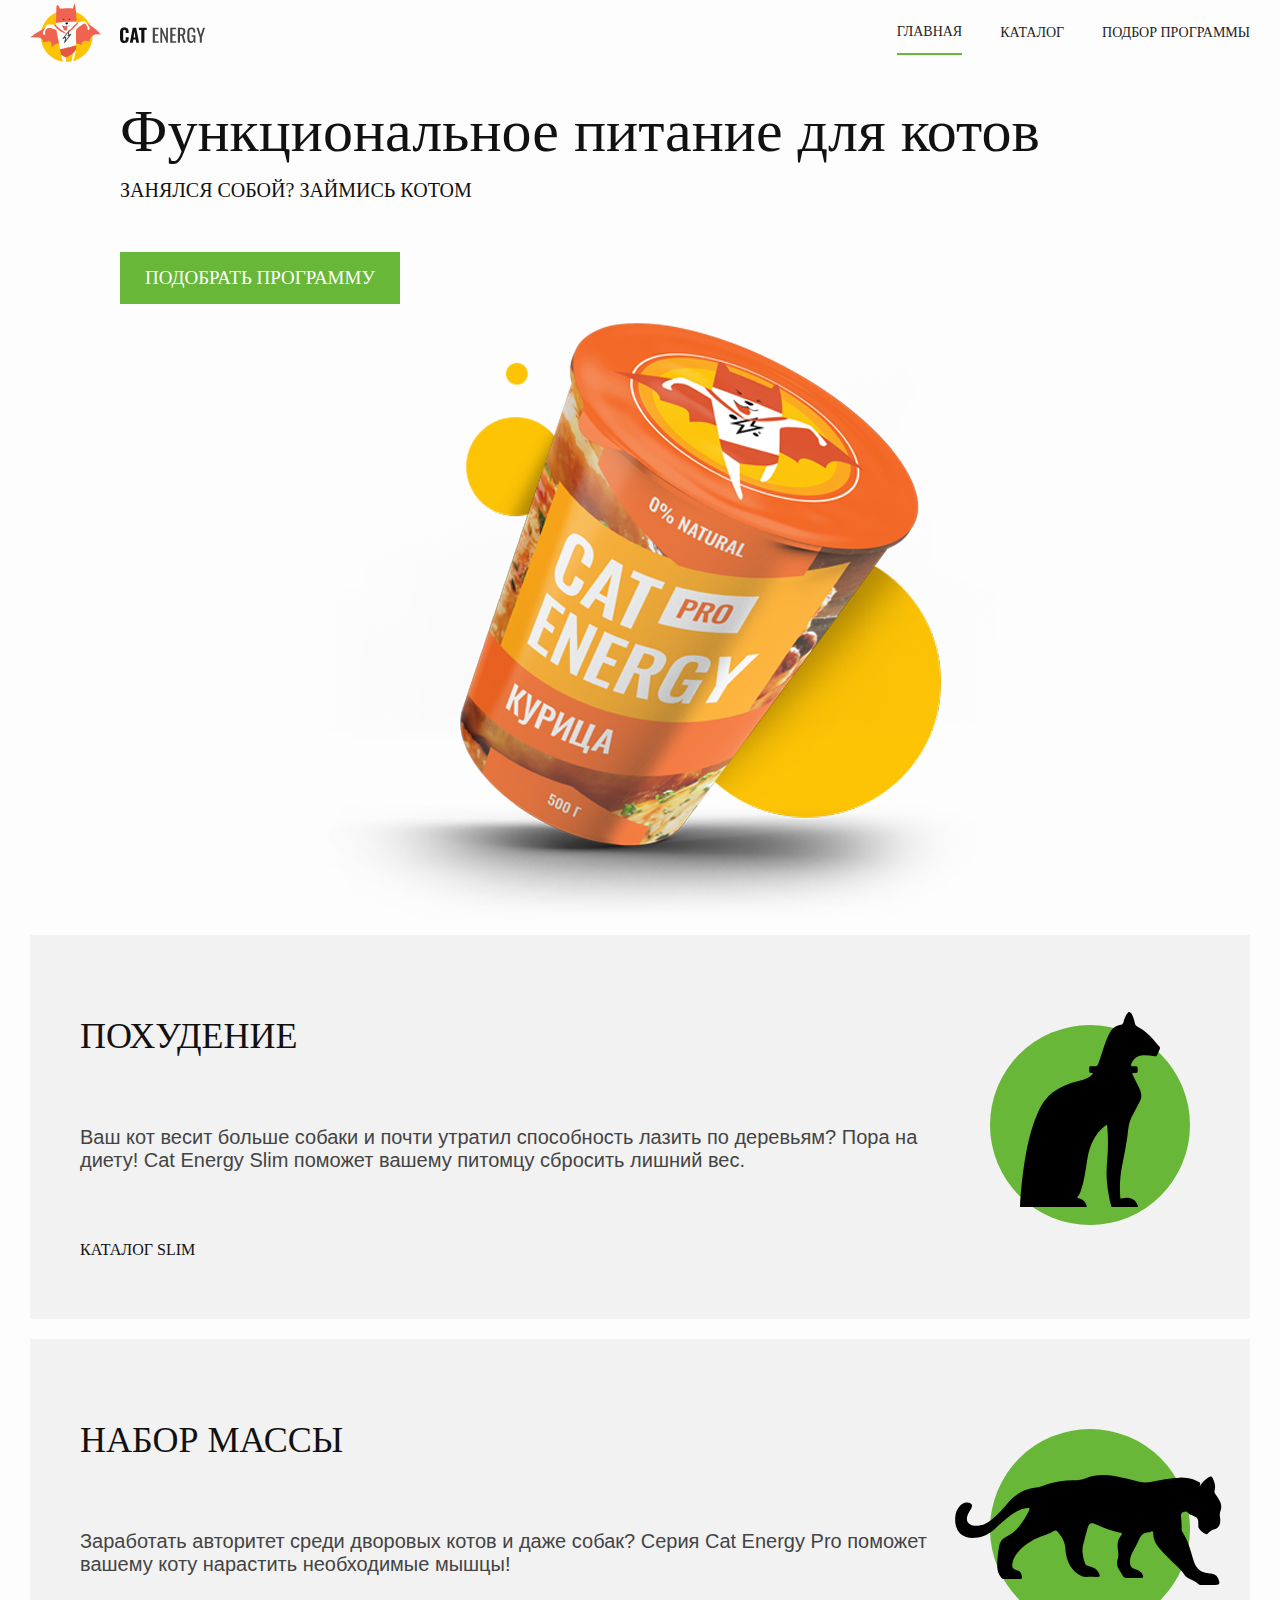
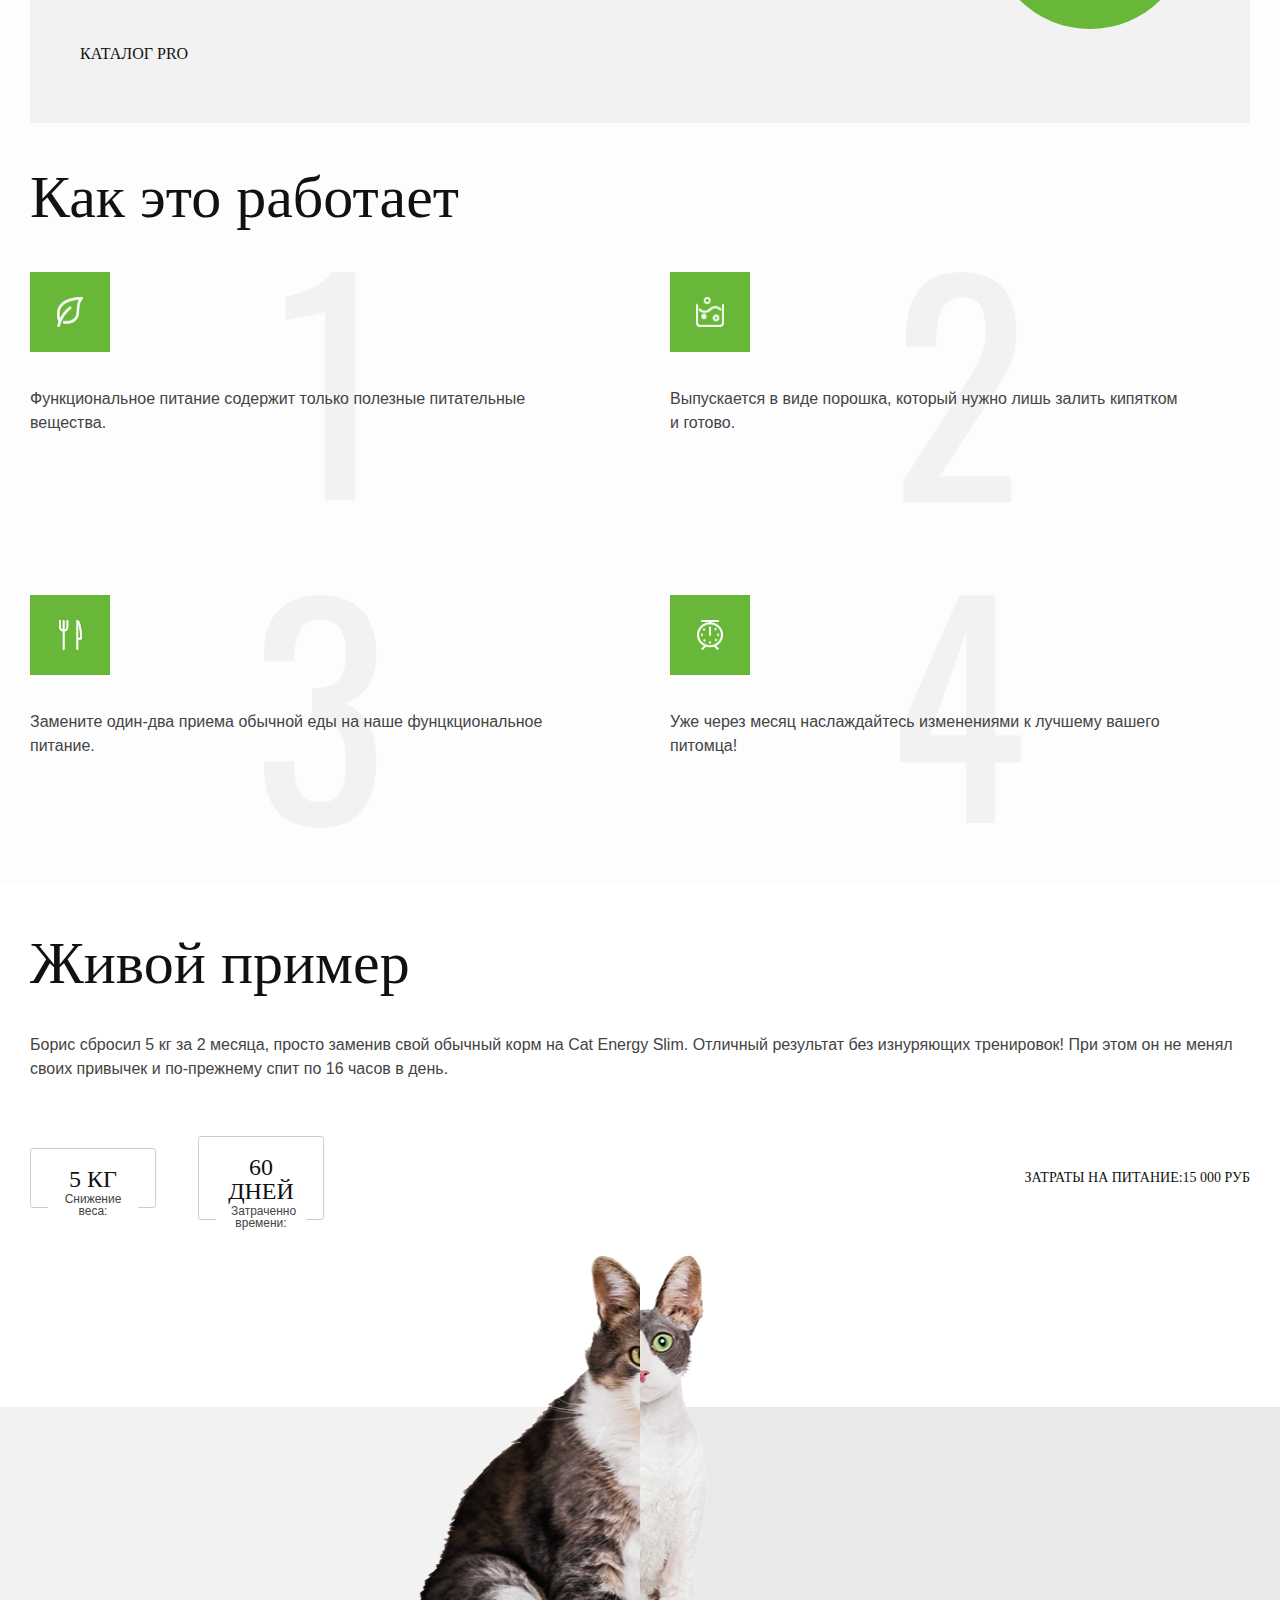
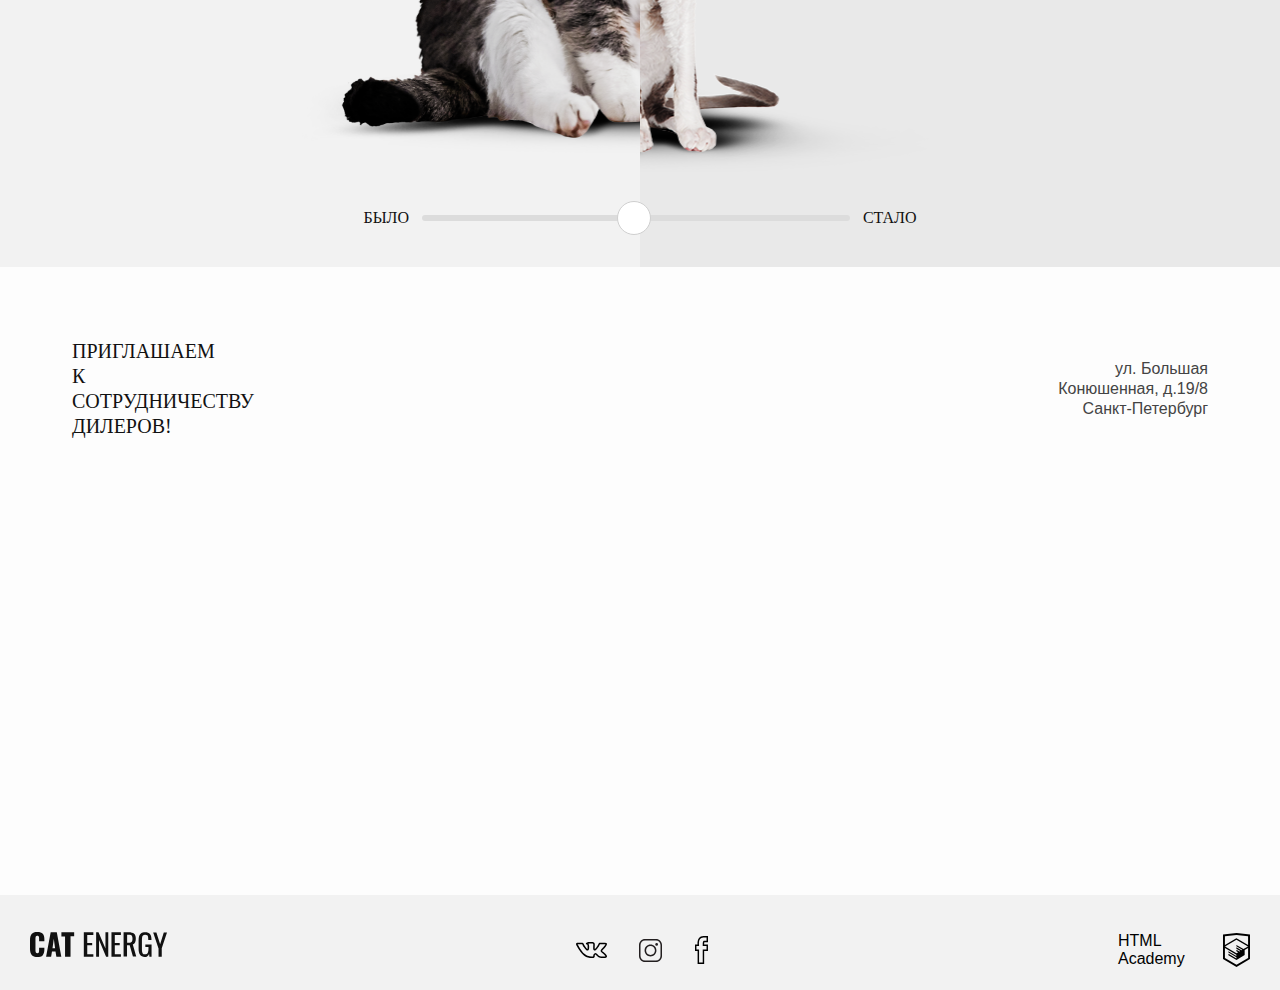
<file: index.html>
<!DOCTYPE html>
<html lang="ru" dir="ltr">
  <head>
    <meta charset="utf-8">
    <title>Функциональное питание cat energy</title>
    <link rel="stylesheet" href="/css/styles.css" type="text/css">
    <meta name="viewport" content="width=device-width, initial-scale=1">
  </head>
  <body>
    <header class="main-header">
      <h1 class="visually-hidden">Функциональное питание cat energy</h1>
      <nav class="main-nav">
        <div class="main-nav__logo-block">
          <a href="#">
            <svg class="main-nav__item main-nav__logo-mobile" id="Layer_2" data-name="Layer 2" xmlns="http://www.w3.org/2000/svg" viewBox="0 0 33.32 37.61"><defs><style>.cls-1{fill:#fdc305;}.cls-2{fill:#f06351;}</style></defs><title>logo-mobile</title><path class="cls-1" d="M6.07,20.72l0-2.26a143.26,143.26,0,0,1,20.17-1.33c0,.6,0,1.21-.06,1.82a25.52,25.52,0,0,1,6-1.82A16.67,16.67,0,0,0,.19,20.39Z" transform="translate(0 0)"/><path class="cls-1" d="M27.24,24.23c-1.16,1.28-1.39,1.2-1.39,3.45,0,.91,0,4.9,0,9.18A16.64,16.64,0,0,0,33.32,23,17.3,17.3,0,0,0,33,19.9,33.11,33.11,0,0,0,27.24,24.23Z" transform="translate(0 0)"/><path class="cls-1" d="M6.36,25.72s-3.79-1.44-5.19-1.83A8.54,8.54,0,0,0,0,23.61a16.65,16.65,0,0,0,8.68,14Z" transform="translate(0 0)"/><path class="cls-2" d="M26.29,17.12A89.8,89.8,0,0,0,24.89.65S24.75-.64,24,.41a14.22,14.22,0,0,0-1.2,3.94,70.34,70.34,0,0,0-12.77.34C9.24,2,7.85.75,7.18,1s-.72,3.31-.72,3.31l-.33,14.1A143.22,143.22,0,0,1,26.29,17.12Z" transform="translate(0 0)"/><path d="M12.41,14c0-.09,1,.68,1.41.92s.61.42.61.59-.27.34-.63.34-.91-.12-1-.27l.94,0h.29A8.34,8.34,0,0,1,12.41,14Z" transform="translate(0 0)"/><path d="M19.89,14.11,18.8,15.44c0,.06-.17.35.18.3a7.35,7.35,0,0,0,1.22-.29c.11,0,.07-.19-.11-.17s-.69.05-1,.11l.84-1.26S20,14,19.89,14.11Z" transform="translate(0 0)"/><path d="M16.75,20.2a2.3,2.3,0,0,0,1.09-1c.28-.65,0-.91-.44-1a2.43,2.43,0,0,0-1.74.34c-.39.36-.34.72-.05,1A5.34,5.34,0,0,0,16.75,20.2Z" transform="translate(0 0)"/><path class="cls-2" d="M16.35,21.45a1.92,1.92,0,0,1-.46.6,1.73,1.73,0,0,1-1,.38A2.15,2.15,0,0,1,13.42,22a2.3,2.3,0,0,1-.53-.44,1.07,1.07,0,0,0-.36-.26s.75,4.1,2.57,4.75,2.14-.75,2.2-1.13a5.61,5.61,0,0,0-.82-3.23C16.46,21.38,16.45,21.58,16.35,21.45Z" transform="translate(0 0)"/><path d="M14.71,22.59h0a3.44,3.44,0,0,1-2.33-1.42.14.14,0,0,1,0-.2.14.14,0,0,1,.2,0,3.26,3.26,0,0,0,2.11,1.3h0a2.09,2.09,0,0,0,1.63-1l.14-.19.1.21s.37.76,1,.8,1.05-.41,1.61-1.28a.14.14,0,0,1,.2,0,.15.15,0,0,1,.05.2c-.64,1-1.27,1.44-1.88,1.4a1.55,1.55,0,0,1-1.12-.76A2.26,2.26,0,0,1,14.71,22.59Z" transform="translate(0 0)"/><path class="cls-2" d="M26.24,18.92a58.63,58.63,0,0,0-5.07,5.19A31.63,31.63,0,0,1,15.88,29c-.22-.53-1.62-1.51-1.62-1.51s-3.13-2.14-5.18-3.82a34.13,34.13,0,0,1-3.13-3l-2-.11a22.57,22.57,0,0,0,12,8.8c.86-.14,3.27-1.86,5.07-3.26a58.13,58.13,0,0,0,5.94-5.89,6.15,6.15,0,0,0,1.14-2C27,18.6,26.24,18.92,26.24,18.92Z" transform="translate(0 0)"/></svg>

            <svg class="main-nav__item main-nav__logo-tablet" version="1.1" id="Layer_2" xmlns="http://www.w3.org/2000/svg" xmlns:xlink="http://www.w3.org/1999/xlink" x="0px" y="0px"
            	 viewBox="0 0 172.26 57.07" style="enable-background:new 0 0 172.26 57.07;" xml:space="preserve">
            <style type="text/css">
            	.st0{fill:#FDC305;}
            	.st1{fill:#F06351;}
            	.st2{fill:#E55645;}
            	.st3{fill:#111111;}
            	.st4{fill:#444444;}
            </style>
            <path class="st0" d="M59.62,21.74C54.2,8.75,39.26,2.61,26.27,8.04S7.14,28.4,12.57,41.4c3.57,8.55,11.25,14.12,19.79,15.4
            	c-0.58-2.08-1.16-4.38-1.68-6.83c1.49,0.99,3.08,1.8,4.75,2.54c-0.01,0-0.01,0.01-0.02,0.01c0,0,0.12,2.15,0.28,4.55
            	c1.77,0.03,3.55-0.13,5.32-0.48c-0.04-0.16-0.04-0.4,0.01-0.76c0.29-1.85,1.09-5.21,1.24-7.38c1.12-1.06,2.13-2.32,2.89-3.7
            	c0,0.01,0,0.02,0,0.04c-0.02,0.14-0.04,0.29-0.05,0.43c-0.55,4.25-1.7,8.78-2.39,10.03c-0.24,0.44-0.54,0.85-0.83,1.15
            	c1.36-0.32,2.72-0.75,4.05-1.31C58.92,49.66,65.05,34.73,59.62,21.74z M58.15,25.51c-0.43,0.43-1.34,0.72-1.49-0.58
            	c-0.14-1.3-0.19-2.21-0.19-2.21s-1.92-3.41-2.64-3.45c-0.72-0.05-5.81,3.45-7.15,4.94c-1.16,1.28-1.39,1.2-1.39,3.45
            	c0,1.71,0.22,8.13,0.1,13.05v0v0c0,0-2.16,0.58-8.11,2.16c-5.95,1.58-7.77,1.78-7.77,1.78l-1.01-5.81c0,0,0,0,0,0
            	c-0.01,0-0.02,0-0.04-0.01c0,0,0,0,0,0c-0.01,0-0.02,0-0.03-0.01c-0.01,0-0.03,0-0.05-0.01l0,0L25.81,25.7c0,0-3.79-1.44-5.18-1.82
            	c-1.39-0.38-2.26-0.67-4.03,0.62c-1.78,1.3-1.73,3.84-1.73,3.84s0.43,0.96,0.48,1.44c0.05,0.48-1.2,0.43-2.02,0.43
            	s-0.91-1.44-0.29-3.12c0.62-1.68,1.92-3.69,1.92-3.69s1.2-2.26,2.06-2.88c0,0,0.14-0.34,1.25-0.24c1.1,0.1,7.25,0.43,7.25,0.43
            	l0.05-2.26c6.66-0.91,13.43-1.37,20.16-1.33c-0.01,0.61-0.03,1.21-0.06,1.82c0,0,4.37-2.02,8.11-1.97c0,0,0.43-0.05,0.77,0.38
            	c0.34,0.43,2.4,2.97,2.64,3.36c0.24,0.38,1.2,1.73,1.82,3.02C59.02,23.73,58.58,25.08,58.15,25.51z"/>
            <path class="st1" d="M56.21,19.43c0.47,0.6,0.88,1.12,0.98,1.28c0.24,0.38,1.2,1.73,1.82,3.02c0,0-0.43,1.34-0.86,1.78
            	c-0.43,0.43-1.34,0.72-1.49-0.58c-0.14-1.3-0.19-2.21-0.19-2.21s-1.92-3.41-2.64-3.45c-0.72-0.05-5.81,3.45-7.15,4.94
            	c-1.16,1.28-1.39,1.2-1.39,3.45c0,1.5,0.17,6.62,0.13,11.18c1.8,0.21,4.45,0.71,5.25,1.87c0,0-0.29-7.15,7.77-3.41
            	c0,0,0.29-9.74,11.42-7.25C69.86,30.07,64.22,23.14,56.21,19.43z"/>
            <path class="st1" d="M45.74,17.11c0.15-8.48-1.4-16.46-1.4-16.46s-0.14-1.3-0.86-0.24c-0.72,1.06-1.2,3.93-1.2,3.93
            	c-7.44-0.43-12.76,0.34-12.76,0.34c-0.82-2.73-2.21-3.93-2.88-3.65c-0.67,0.29-0.72,3.31-0.72,3.31l-0.33,14.1
            	C32.24,17.54,39.01,17.08,45.74,17.11z"/>
            <path class="st2" d="M45.15,44.76c0.13-1.06,0.2-2.47,0.24-4.04c0,0-2.16,0.58-8.11,2.16c-5.95,1.58-7.77,1.78-7.77,1.78l1.1,4.99
            	c0.02,0.11,0.05,0.22,0.07,0.32c1.49,0.99,3.08,1.8,4.75,2.54c4.35-2.16,6.84-4.12,6.84-4.12c0,0.02,0,0.04,0,0.06
            	C43.39,47.4,44.39,46.14,45.15,44.76z"/>
            <path d="M31.86,13.99c-0.05-0.09,1.02,0.68,1.41,0.92s0.61,0.42,0.61,0.59s-0.26,0.34-0.62,0.34s-0.91-0.12-0.96-0.26
            	c0,0,0.6-0.02,0.94-0.02h0.29C33.51,15.55,32.12,14.52,31.86,13.99z"/>
            <path d="M39.33,14.11c0,0-1.05,1.27-1.09,1.33s-0.17,0.34,0.19,0.29s1.11-0.22,1.22-0.28s0.07-0.2-0.12-0.18
            	c-0.2,0.02-0.68,0.05-0.98,0.11l0.84-1.26C39.39,14.12,39.41,14,39.33,14.11z"/>
            <path d="M36.2,20.19c0,0,0.81-0.35,1.09-1.01s0.04-0.91-0.44-0.98c-0.48-0.07-1.34-0.03-1.74,0.34c-0.4,0.37-0.34,0.73-0.05,0.95
            	C35.34,19.73,35.9,20.1,36.2,20.19z"/>
            <path class="st1" d="M35.79,21.44c0,0-0.18,0.37-0.46,0.59c-0.24,0.19-0.57,0.36-1.02,0.39c-0.64,0.03-1.06-0.17-1.45-0.45
            	c-0.2-0.14-0.4-0.25-0.53-0.44c-0.16-0.18-0.36-0.25-0.36-0.25s0.75,4.1,2.56,4.74c1.82,0.65,2.14-0.75,2.2-1.13
            	c0.05-0.33,0-2.08-0.82-3.22C35.91,21.37,35.89,21.58,35.79,21.44z"/>
            <g>
            	<path d="M34.15,22.58c-0.01,0-0.01,0-0.02,0c-1.29-0.01-2.29-1.36-2.33-1.42c-0.05-0.06-0.03-0.15,0.03-0.2
            		c0.06-0.05,0.15-0.03,0.2,0.03c0.01,0.01,0.96,1.29,2.1,1.3c0,0,0.01,0,0.01,0c0.58,0,1.13-0.33,1.63-0.99l0.14-0.19l0.1,0.21
            		c0,0.01,0.37,0.76,0.99,0.79c0.5,0.03,1.05-0.41,1.62-1.28c0.04-0.07,0.13-0.09,0.2-0.04c0.07,0.04,0.09,0.13,0.04,0.2
            		c-0.63,0.97-1.26,1.45-1.88,1.41c-0.56-0.04-0.94-0.49-1.12-0.76C35.36,22.26,34.78,22.58,34.15,22.58z"/>
            </g>
            <path class="st3" d="M41.05,29.22l-3.12,1.3l1.14-5.61l-7.47,9.72l3.12-1.3l-1.14,5.61L41.05,29.22z M33.7,33.02l4.11-5.39l-0.8,4
            	l1.96-0.82l-4.11,5.39l0.8-4L33.7,33.02z"/>
            <path class="st1" d="M45.68,18.92c0,0-2.54,2.24-5.06,5.19c-2.52,2.95-5.29,4.87-5.29,4.87c-0.22-0.53-1.62-1.51-1.62-1.51
            	s-3.13-2.14-5.18-3.82c-1.18-0.97-2.35-2.17-3.12-3.01c-0.29-0.02-1.07-0.06-2.01-0.11c4.69,6.97,11.97,8.8,11.97,8.8
            	c0.86-0.14,3.27-1.86,5.07-3.26s4.75-4.52,5.94-5.89c0.6-0.69,0.94-1.42,1.14-1.97C46.4,18.59,45.68,18.92,45.68,18.92z"/>
            <path class="st1" d="M25.81,25.7c0,0-3.79-1.44-5.18-1.82c-1.39-0.38-2.26-0.67-4.03,0.62c-1.78,1.3-1.73,3.84-1.73,3.84
            	s0.43,0.96,0.48,1.44c0.05,0.48-1.2,0.43-2.02,0.43s-0.91-1.44-0.29-3.12c0.62-1.68,1.92-3.69,1.92-3.69C9.55,26.23,0,32.75,0,32.75
            	s2.93-0.29,8.16,0.24c5.23,0.53,4.94,4.65,4.94,4.65s3.5-0.96,5.61-1.1c2.11-0.14,2.26,2.11,2.26,2.11l0.53,3.84
            	c0,0,0.48-0.62,2.64-2.35c1.85-1.48,3.87-1.36,4.37-1.3l0,0L25.81,25.7z"/>
            <g>
            	<path class="st3" d="M89.56,37.12c-0.66-0.85-0.99-2.08-0.99-3.69v-5.34c0-1.64,0.33-2.89,0.98-3.73c0.66-0.84,1.78-1.26,3.38-1.26
            		c1.52,0,2.6,0.37,3.23,1.11c0.63,0.74,0.95,1.81,0.95,3.19v1.25h-2.94v-1.38c0-0.44-0.02-0.8-0.06-1.07
            		c-0.04-0.27-0.15-0.49-0.33-0.67c-0.18-0.18-0.45-0.27-0.82-0.27c-0.55,0-0.91,0.18-1.07,0.53c-0.16,0.36-0.24,0.88-0.24,1.56v6.77
            		c0,0.7,0.09,1.22,0.28,1.56c0.18,0.34,0.53,0.52,1.03,0.52c0.52,0,0.85-0.17,0.99-0.52c0.15-0.35,0.22-0.87,0.22-1.56v-1.45h2.94
            		v1.23c0,1.42-0.31,2.52-0.94,3.3c-0.63,0.78-1.71,1.17-3.24,1.17C91.34,38.4,90.22,37.97,89.56,37.12z"/>
            	<path class="st3" d="M101.12,23.29h3.37l2.87,14.91h-2.8l-0.55-3.28h-2.36l-0.57,3.28h-2.85L101.12,23.29z M103.71,33.04l-0.9-6
            		l-0.88,6H103.71z"/>
            	<path class="st3" d="M109.51,25.54h-2.3v-2.25h7.62v2.25h-2.26V38.2h-3.05V25.54z"/>
            	<path class="st4" d="M120.81,23.29h5.78v1.55h-3.7v4.93h3v1.47h-3v5.47h3.74v1.49h-5.82V23.29z"/>
            	<path class="st4" d="M128.3,23.29h1.42l4.23,9.9v-9.9h1.73V38.2h-1.33l-4.29-10.18V38.2h-1.77V23.29z"/>
            	<path class="st4" d="M138.01,23.29h5.78v1.55h-3.7v4.93h3v1.47h-3v5.47h3.74v1.49h-5.82V23.29z"/>
            	<path class="st4" d="M145.51,23.29h3c1.51,0,2.62,0.31,3.32,0.93c0.71,0.62,1.06,1.63,1.06,3.03c0,1.91-0.61,3.07-1.84,3.48
            		l2.12,7.47h-2.01l-1.95-6.99h-1.62v6.99h-2.08V23.29z M148.38,29.71c0.9,0,1.54-0.18,1.92-0.53c0.39-0.36,0.58-1,0.58-1.93
            		c0-0.61-0.07-1.09-0.2-1.44c-0.13-0.35-0.37-0.61-0.72-0.77c-0.34-0.17-0.83-0.25-1.45-0.25h-0.92v4.93H148.38z"/>
            	<path class="st4" d="M155.68,37.1c-0.6-0.85-0.9-2.12-0.9-3.8v-4.99c0-1.15,0.12-2.1,0.36-2.84c0.24-0.74,0.65-1.31,1.23-1.71
            		c0.58-0.4,1.38-0.6,2.4-0.6c1.37,0,2.36,0.35,2.97,1.05c0.61,0.7,0.91,1.8,0.91,3.29v0.55h-1.95V27.6c0-0.71-0.04-1.26-0.13-1.65
            		c-0.09-0.39-0.27-0.68-0.54-0.87c-0.28-0.2-0.68-0.29-1.22-0.29c-0.58,0-1.01,0.13-1.29,0.4c-0.28,0.26-0.46,0.62-0.54,1.06
            		c-0.08,0.44-0.12,1.03-0.12,1.77v5.52c0,1.14,0.14,1.96,0.41,2.46c0.28,0.5,0.81,0.75,1.59,0.75c0.77,0,1.3-0.27,1.59-0.81
            		c0.29-0.54,0.43-1.4,0.43-2.59v-1.03H159v-1.47h3.77v7.38h-1.31l-0.2-1.71c-0.47,1.26-1.35,1.9-2.65,1.9
            		C157.26,38.38,156.28,37.96,155.68,37.1z"/>
            	<path class="st4" d="M167.07,32.93l-3.22-9.64h1.93l2.28,7.2l2.25-7.2h1.95l-3.2,9.64v5.26h-1.99V32.93z"/>
            </g>
            </svg>



            <svg class="main-nav__item main-nav__logo-desctop" version="1.1" id="Layer_1" xmlns="http://www.w3.org/2000/svg" xmlns:xlink="http://www.w3.org/1999/xlink" x="0px" y="0px"
            	 viewBox="0 0 201.99 59.48" style="enable-background:new 0 0 201.99 59.48;" xml:space="preserve">
            <style type="text/css">
            	.st0{fill:#FDC305;}
            	.st1{fill:#F06351;}
            	.st2{fill:#E55645;}
            	.st3{fill:#111111;}
            	.st4{fill:#444444;}
            </style>
            <path class="st0" d="M59.88,23.99c-5.45-13.05-20.45-19.21-33.5-13.76S7.18,30.69,12.63,43.74c3.59,8.58,11.3,14.19,19.88,15.46
            	c-0.58-2.09-1.16-4.4-1.69-6.86c1.5,0.99,3.09,1.81,4.77,2.56c-0.01,0-0.01,0.01-0.02,0.01c0,0,0.12,2.16,0.28,4.57
            	c1.77,0.03,3.56-0.13,5.35-0.48c-0.04-0.16-0.04-0.4,0.01-0.76c0.29-1.86,1.09-5.24,1.25-7.41c1.13-1.06,2.14-2.33,2.9-3.71
            	c0,0.01,0,0.02,0,0.04c-0.02,0.14-0.04,0.29-0.05,0.43c-0.55,4.26-1.7,8.81-2.4,10.07c-0.24,0.44-0.55,0.86-0.83,1.15
            	c1.37-0.32,2.73-0.76,4.07-1.32C59.18,52.04,65.34,37.04,59.88,23.99z M58.41,27.78c-0.43,0.43-1.35,0.72-1.49-0.58
            	s-0.19-2.22-0.19-2.22s-1.93-3.42-2.65-3.47c-0.72-0.05-5.83,3.47-7.18,4.96c-1.16,1.29-1.4,1.2-1.4,3.47
            	c0,1.71,0.22,8.17,0.1,13.11v0v0c0,0-2.17,0.58-8.15,2.17c-5.98,1.59-7.81,1.78-7.81,1.78l-1.01-5.83c0,0,0,0,0,0
            	c-0.01,0-0.02,0-0.04-0.01c0,0,0,0,0,0c-0.01,0-0.02,0-0.03-0.01c-0.01,0-0.03,0-0.05-0.01c0,0,0,0,0,0l-2.57-13.19
            	c0,0-3.81-1.45-5.2-1.83c-1.4-0.39-2.26-0.67-4.05,0.63c-1.78,1.3-1.73,3.86-1.73,3.86s0.43,0.96,0.48,1.45
            	c0.05,0.48-1.2,0.43-2.02,0.43s-0.92-1.45-0.29-3.13c0.63-1.69,1.93-3.71,1.93-3.71s1.2-2.26,2.07-2.89c0,0,0.14-0.34,1.25-0.24
            	c1.11,0.1,7.28,0.43,7.28,0.43l0.05-2.27c6.69-0.91,13.49-1.37,20.24-1.34c-0.01,0.61-0.03,1.22-0.06,1.83c0,0,4.39-2.02,8.14-1.98
            	c0,0,0.43-0.05,0.77,0.39c0.34,0.43,2.41,2.99,2.65,3.37c0.24,0.39,1.2,1.73,1.83,3.04C59.27,26,58.84,27.35,58.41,27.78z"/>
            <path class="st1" d="M56.46,21.67c0.47,0.6,0.89,1.13,0.99,1.29c0.24,0.39,1.2,1.73,1.83,3.04c0,0-0.43,1.35-0.87,1.78
            	s-1.35,0.72-1.49-0.58s-0.19-2.22-0.19-2.22s-1.93-3.42-2.65-3.47c-0.72-0.05-5.83,3.47-7.18,4.96c-1.16,1.29-1.4,1.2-1.4,3.47
            	c0,1.5,0.17,6.65,0.13,11.23c1.81,0.21,4.47,0.71,5.27,1.88c0,0-0.29-7.18,7.81-3.42c0,0,0.29-9.78,11.47-7.28
            	C70.16,32.36,64.5,25.4,56.46,21.67z"/>
            <path class="st1" d="M45.93,19.35c0.15-8.51-1.41-16.53-1.41-16.53s-0.14-1.3-0.87-0.24c-0.72,1.06-1.2,3.95-1.2,3.95
            	C34.99,6.1,29.64,6.87,29.64,6.87c-0.82-2.75-2.22-3.95-2.89-3.66c-0.67,0.29-0.72,3.33-0.72,3.33l-0.33,14.16
            	C32.38,19.77,39.18,19.31,45.93,19.35z"/>
            <path class="st2" d="M45.35,47.12c0.13-1.06,0.2-2.49,0.24-4.06c0,0-2.17,0.58-8.15,2.17c-5.98,1.59-7.81,1.78-7.81,1.78l1.11,5.01
            	c0.02,0.11,0.05,0.22,0.07,0.33c1.5,0.99,3.09,1.81,4.77,2.56c4.37-2.16,6.87-4.13,6.87-4.13c0,0.02,0,0.04,0,0.06
            	C43.58,49.77,44.59,48.5,45.35,47.12z"/>
            <path d="M32,16.22c-0.05-0.09,1.03,0.68,1.41,0.92c0.39,0.24,0.61,0.42,0.61,0.59c0,0.17-0.27,0.34-0.63,0.34s-0.92-0.12-0.96-0.27
            	c0,0,0.6-0.02,0.94-0.02h0.29C33.66,17.78,32.26,16.75,32,16.22z"/>
            <path d="M39.5,16.33c0,0-1.05,1.28-1.09,1.34c-0.04,0.06-0.17,0.34,0.19,0.29c0.35-0.05,1.12-0.23,1.22-0.28
            	c0.11-0.06,0.07-0.2-0.12-0.18c-0.21,0.02-0.68,0.05-0.99,0.11l0.84-1.27C39.56,16.34,39.58,16.22,39.5,16.33z"/>
            <path d="M36.36,22.44c0,0,0.81-0.35,1.09-1.01c0.28-0.66,0.04-0.92-0.44-0.98s-1.35-0.03-1.74,0.34c-0.4,0.37-0.34,0.73-0.05,0.96
            	C35.5,21.97,36.06,22.35,36.36,22.44z"/>
            <path class="st1" d="M35.95,23.7c0,0-0.18,0.37-0.46,0.6c-0.24,0.19-0.57,0.37-1.02,0.39c-0.64,0.03-1.06-0.17-1.46-0.45
            	c-0.2-0.14-0.4-0.26-0.53-0.44c-0.16-0.18-0.36-0.25-0.36-0.25s0.75,4.12,2.58,4.77c1.83,0.65,2.15-0.75,2.21-1.14
            	c0.05-0.33,0-2.09-0.82-3.24C36.07,23.63,36.05,23.83,35.95,23.7z"/>
            <g>
            	<path d="M34.3,24.84c-0.01,0-0.01,0-0.02,0c-1.3-0.01-2.3-1.37-2.34-1.42c-0.05-0.06-0.03-0.15,0.03-0.2
            		c0.06-0.05,0.15-0.03,0.2,0.03c0.01,0.01,0.96,1.3,2.11,1.31c0,0,0.01,0,0.01,0c0.59,0,1.14-0.33,1.63-0.99l0.14-0.19l0.1,0.21
            		c0,0.01,0.37,0.76,0.99,0.8c0.5,0.03,1.06-0.41,1.62-1.28c0.04-0.07,0.13-0.09,0.2-0.04c0.07,0.04,0.09,0.13,0.04,0.2
            		c-0.64,0.98-1.27,1.45-1.88,1.41c-0.57-0.04-0.95-0.5-1.12-0.77C35.51,24.52,34.93,24.84,34.3,24.84z"/>
            </g>
            <circle class="st0" cx="36.26" cy="34.55" r="3.75"/>
            <path class="st3" d="M41.23,31.5l-3.13,1.31l1.15-5.64l-7.5,9.76l3.13-1.31l-1.15,5.64L41.23,31.5z M33.84,35.33l4.13-5.41
            	l-0.81,4.02l1.97-0.82L35,38.52l0.81-4.02L33.84,35.33z"/>
            <circle class="st3" cx="32.44" cy="32.74" r="1.12"/>
            <circle class="st3" cx="38.96" cy="37.13" r="0.79"/>
            <circle class="st3" cx="39.92" cy="35.4" r="0.35"/>
            <path class="st1" d="M45.88,21.16c0,0-2.55,2.25-5.08,5.21s-5.31,4.89-5.31,4.89c-0.22-0.53-1.63-1.51-1.63-1.51
            	s-3.14-2.15-5.2-3.84c-1.18-0.97-2.36-2.18-3.14-3.02c-0.29-0.02-1.07-0.06-2.01-0.11c4.71,7,12.02,8.84,12.02,8.84
            	c0.87-0.14,3.29-1.87,5.1-3.28c1.81-1.41,4.77-4.54,5.96-5.92c0.6-0.69,0.95-1.43,1.14-1.98C46.6,20.83,45.88,21.16,45.88,21.16z"/>
            <polygon class="st0" points="65.22,3.5 56.76,12.94 55.54,10.94 63.69,0 "/>
            <polygon class="st0" points="62.65,17.26 68.2,13.15 67.41,9.41 62.01,14.23 "/>
            <polygon class="st0" points="59.92,49.37 66.05,52.55 69.06,50.21 62.37,47.46 "/>
            <polygon class="st0" points="1.95,5.98 5.02,2.61 14.31,11.61 13.09,13.89 "/>
            <polygon class="st0" points="7.38,16.28 2.68,13.15 0.28,17.01 5.43,19.42 "/>
            <polygon class="st0" points="13.91,52.55 9.36,55.9 12.17,59.48 16.18,55.46 "/>
            <path class="st1" d="M25.93,27.97c0,0-3.81-1.45-5.2-1.83c-1.4-0.39-2.26-0.67-4.05,0.63c-1.78,1.3-1.73,3.86-1.73,3.86
            	s0.43,0.96,0.48,1.45c0.05,0.48-1.2,0.43-2.02,0.43s-0.92-1.45-0.29-3.13c0.63-1.69,1.93-3.71,1.93-3.71C9.59,28.5,0,35.06,0,35.06
            	s2.94-0.29,8.19,0.24c5.25,0.53,4.96,4.67,4.96,4.67s3.52-0.96,5.64-1.11c2.12-0.14,2.26,2.12,2.26,2.12l0.53,3.86
            	c0,0,0.48-0.63,2.65-2.36c1.86-1.49,3.89-1.36,4.39-1.3l0,0L25.93,27.97z"/>
            <g>
            	<path class="st3" d="M85.66,42.03c-0.93-1.2-1.4-2.93-1.4-5.19v-7.51c0-2.31,0.46-4.06,1.38-5.24c0.92-1.18,2.51-1.77,4.75-1.77
            		c2.14,0,3.65,0.52,4.54,1.57c0.89,1.04,1.33,2.54,1.33,4.49v1.76h-4.14V28.2c0-0.62-0.03-1.12-0.09-1.5
            		c-0.06-0.38-0.22-0.69-0.47-0.94c-0.25-0.25-0.63-0.38-1.15-0.38c-0.78,0-1.28,0.25-1.5,0.75c-0.22,0.5-0.34,1.23-0.34,2.2v9.53
            		c0,0.98,0.13,1.72,0.39,2.2c0.26,0.48,0.74,0.72,1.45,0.72c0.72,0,1.19-0.25,1.4-0.74c0.21-0.49,0.31-1.22,0.31-2.19v-2.04h4.14
            		v1.73c0,2-0.44,3.55-1.32,4.65c-0.88,1.1-2.4,1.64-4.56,1.64C88.17,43.83,86.59,43.23,85.66,42.03z"/>
            	<path class="st3" d="M101.91,22.58h4.74l4.04,20.97h-3.93l-0.78-4.61h-3.31l-0.8,4.61h-4.01L101.91,22.58z M105.56,36.3l-1.27-8.44
            		l-1.24,8.44H105.56z"/>
            	<path class="st3" d="M113.72,25.74h-3.24v-3.16h10.72v3.16h-3.18v17.81h-4.3V25.74z"/>
            	<path class="st4" d="M129.61,22.58h8.13v2.17h-5.2v6.94h4.22v2.07h-4.22v7.69h5.26v2.1h-8.18V22.58z"/>
            	<path class="st4" d="M140.15,22.58h1.99l5.95,13.93V22.58h2.43v20.97h-1.86l-6.03-14.32v14.32h-2.48V22.58z"/>
            	<path class="st4" d="M153.82,22.58h8.13v2.17h-5.2v6.94h4.22v2.07h-4.22v7.69H162v2.1h-8.18V22.58z"/>
            	<path class="st4" d="M164.35,22.58h4.22c2.12,0,3.68,0.44,4.67,1.31c0.99,0.87,1.49,2.29,1.49,4.26c0,2.69-0.86,4.32-2.59,4.89
            		l2.98,10.51h-2.82l-2.74-9.84h-2.28v9.84h-2.92V22.58z M168.39,31.62c1.26,0,2.16-0.25,2.7-0.75c0.54-0.5,0.82-1.41,0.82-2.72
            		c0-0.86-0.1-1.54-0.29-2.03c-0.19-0.49-0.53-0.85-1.01-1.09c-0.48-0.23-1.17-0.35-2.04-0.35h-1.3v6.94H168.39z"/>
            	<path class="st4" d="M178.67,42.01c-0.84-1.2-1.27-2.98-1.27-5.35v-7.02c0-1.62,0.17-2.96,0.5-4c0.34-1.04,0.91-1.85,1.74-2.41
            		c0.82-0.56,1.95-0.84,3.38-0.84c1.93,0,3.33,0.49,4.18,1.47c0.85,0.98,1.28,2.53,1.28,4.63v0.78h-2.74v-0.65
            		c0-1-0.06-1.77-0.18-2.32c-0.12-0.54-0.38-0.95-0.76-1.23c-0.39-0.28-0.96-0.41-1.72-0.41c-0.81,0-1.42,0.19-1.81,0.56
            		c-0.4,0.37-0.65,0.87-0.76,1.49c-0.11,0.62-0.17,1.45-0.17,2.49v7.77c0,1.6,0.19,2.76,0.58,3.46c0.39,0.7,1.14,1.05,2.24,1.05
            		c1.09,0,1.83-0.38,2.24-1.14c0.41-0.76,0.61-1.98,0.61-3.65v-1.45h-2.67v-2.07h5.31v10.38h-1.84l-0.29-2.41
            		c-0.66,1.78-1.9,2.67-3.73,2.67C180.88,43.81,179.51,43.21,178.67,42.01z"/>
            	<path class="st4" d="M194.69,36.15l-4.53-13.56h2.72l3.21,10.12l3.16-10.12h2.74l-4.51,13.56v7.4h-2.8V36.15z"/>
            </g>
            </svg>
          </a>






          <svg class="main-nav__item main-nav__logo-mobile-header" id="Layer_1" data-name="Layer 1" xmlns="http://www.w3.org/2000/svg" viewBox="0 0 100.5 18.09"><defs><style>.cls-1{fill:#111;}</style></defs><title>logo-mobile-header</title><path class="cls-1" d="M1.22,16.58A6.82,6.82,0,0,1,0,12.22V5.88A6.8,6.8,0,0,1,1.21,1.49C2,.5,3.4,0,5.36,0s3.19.44,4,1.32A5.52,5.52,0,0,1,10.5,5.08V6.6H6.64V4.84a4.46,4.46,0,0,0-.22-1.56c-.15-.36-.5-.54-1.06-.54a1.08,1.08,0,0,0-1.1.57A3.84,3.84,0,0,0,4,4.91v8.27a3.61,3.61,0,0,0,.28,1.6,1.1,1.1,0,0,0,1.09.55,1,1,0,0,0,1-.55,4.44,4.44,0,0,0,.23-1.6V11.33H10.5v1.52a5.8,5.8,0,0,1-1.17,3.86c-.78.92-2.11,1.38-4,1.38S2,17.58,1.22,16.58Z"/><path class="cls-1" d="M15.2.24h4.49L23,17.83H19.38l-.59-3.72H16.17l-.62,3.72H11.82Zm3.21,11.55-.94-6.86-.95,6.86Z"/><path class="cls-1" d="M25.75,3.13H23.06V.24h9.33V3.13H29.72v14.7h-4Z"/><path class="cls-1" d="M39.53.24h6.93V2.06H42V7.88h3.6V9.62H42v6.45H46.5v1.76h-7Z"/><path class="cls-1" d="M48.49.24h1.7l5.07,11.68V.24h2.07V17.83H55.74l-5.14-12v12H48.49Z"/><path class="cls-1" d="M59.81.24h6.93V2.06H62.3V7.88h3.6V9.62H62.3v6.45h4.48v1.76h-7Z"/><path class="cls-1" d="M68.77.24h3.59a5.93,5.93,0,0,1,4,1.1,4.47,4.47,0,0,1,1.27,3.57c0,2.26-.74,3.62-2.2,4.1l2.53,8.82h-2.4L73.2,9.57H71.26v8.26H68.77Zm3.44,7.58a3.38,3.38,0,0,0,2.3-.63,3,3,0,0,0,.7-2.28A4.64,4.64,0,0,0,75,3.2a1.63,1.63,0,0,0-.86-.91A4.24,4.24,0,0,0,72.36,2h-1.1V7.82Z"/><path class="cls-1" d="M80.81,16.53a7.67,7.67,0,0,1-1.08-4.48V6.17a10.94,10.94,0,0,1,.43-3.36,3.79,3.79,0,0,1,1.48-2,5.11,5.11,0,0,1,2.88-.7,4.56,4.56,0,0,1,3.56,1.23,5.85,5.85,0,0,1,1.09,3.89v.65H86.83V5.32a9.54,9.54,0,0,0-.15-1.94,1.66,1.66,0,0,0-.65-1A2.52,2.52,0,0,0,84.56,2,2.2,2.2,0,0,0,83,2.46a2.16,2.16,0,0,0-.65,1.25,11.58,11.58,0,0,0-.15,2.09v6.51a6.25,6.25,0,0,0,.5,2.9,2,2,0,0,0,1.91.88,2,2,0,0,0,1.9-1,6.65,6.65,0,0,0,.52-3.06V10.86H84.78V9.12H89.3v8.71H87.74l-.25-2A3.14,3.14,0,0,1,84.32,18,4,4,0,0,1,80.81,16.53Z"/><path class="cls-1" d="M94.28,11.62,90.42.24h2.32l2.73,8.49L98.16.24h2.34L96.66,11.62v6.21H94.28Z"/></svg>


          <svg class="main-nav__item main-nav__m-close" version="1.1" id="Layer_1" xmlns="http://www.w3.org/2000/svg" xmlns:xlink="http://www.w3.org/1999/xlink" x="0px" y="0px"
          	 viewBox="0 0 18 18" style="enable-background:new 0 0 18 18;" xml:space="preserve">
          <polygon points="18,1.3 16.7,0 9,7.7 1.3,0 0,1.3 7.7,9 0,16.7 1.3,18 9,10.3 16.7,18 18,16.7 10.3,9 "/>
          </svg>

          <svg class="main-nav__item main-nav__logo-mobile-menu" version="1.1" id="Layer_1" xmlns="http://www.w3.org/2000/svg" xmlns:xlink="http://www.w3.org/1999/xlink" x="0px" y="0px"
          	 viewBox="0 0 24 18" style="enable-background:new 0 0 24 18;" xml:space="preserve">
          <rect y="16" width="24" height="2"/>
          <rect y="8" width="24" height="2"/>
          <rect width="24" height="2"/>
          </svg>



        </div>

        <ul class="main-nav__item main-menu">
          <li class="main-menu__item main-menu__item-active"><a href="#">Главная</a></li>
          <li class="main-menu__item"><a href="#">Каталог</a></li>
          <li class="main-menu__item "><a href="#">Подбор программы</a></li>


        </ul>
      </nav>
    </header>



    <main>
      <section class="slogan">
        <h2 class="visually-hidden">Подбор порграммы</h2>
        <div class="slogan__wrp">
          <div class="slogan__titele-wrp">
            <span class="slogan__big-tittle">Функциональное питание для котов</span>
            <span class="slogan__small-tittle">Занялся собой? Займись котом</span>
            <picture class="slogan__img">
              <source media="(min-width: 1440px)" srcset="img/index-can.png 1x, img/index-can-2x.png 2x">
              <source media="(min-width: 768px)" srcset="img/index-can-tablet.png 1x, img/index-can-tablet-2x.png 2x">
              <img  src="img/index-can-mobile.png" srcset="img/index-can-mobile-2x.png 2x" alt="Пример нашей работы">
            </picture>
          </div>


          <!-- <picture class="slogan__img">
            <source media="min-width:1440px"
            srcset="img/index-can.png">
            <source media="min-width:768px"
            srcset="img/index-can-tablet.png">
            <img  src="img/index-can-mobile.png" alt="">
          </picture> -->
          <button class="slogan__button button" type="button" name="button">Подобрать программу</button>

        </div>




      </section>


      <section class="list-programs">
        <h2 class="visually-hidden">Список программ</h2>
        <ul class="list-programs__wrap">
          <li class="list-programs__item">
            <div class="list-programs__img list-programs__img--cat-stand"><img class=""  src="img/cat-stand.svg" alt=""></div>


            <span class="list-programs__tittle">Похудение</span>
            <p class="list-programs__desc">Ваш кот весит больше собаки и почти утратил способность лазить по деревьям? Пора на диету!
              Cat Energy Slim поможет вашему питомцу сбросить лишний вес.</p>
            <a class="list-programs__link" href="#">Каталог Slim</a>
          </li>
          <li class="list-programs__item">
            <div class="list-programs__img list-programs__img--cat-run"><img src="img/cat-run.svg" alt=""></div>


            <span class="list-programs__tittle">Набор массы</span>
            <p class="list-programs__desc">Заработать авторитет среди дворовых котов и даже собак?
              Серия Cat Energy Pro поможет вашему коту нарастить необходимые мышцы!</p>
            <a class="list-programs__link" href="#">Каталог Pro</a>
          </li>
        </ul>
      </section>


      <section class="how-it-work">
        <h2 class="how-it-work__tittle tittle">Как это работает</h2>
        <ul class="how-it-work__list features-list">
          <li class="features-list__item features-list__item--1">
            <div class="features-list__img-wrap">
              <img class="features-list__img" src="img/advantage-1.png" alt="">
            </div>
            <p class="features-list__descr">Функциональное питание содержит только полезные питательные вещества.</p>
          </li>
          <li class="features-list__item features-list__item--2">
            <div class="features-list__img-wrap">
              <img class="features-list__img" src="img/advantage-2.png" alt="">
            </div>
            <p class="features-list__descr">Выпускается в виде порошка, который нужно лишь залить кипятком и готово.</p>
          </li>
          <li class="features-list__item features-list__item--3">
            <div class="features-list__img-wrap">
              <img class="features-list__img" src="img/advantage-3.png" alt="">
            </div>
            <p class="features-list__descr">Замените один-два приема обычной еды на наше фунцкциональное питание.</p>
          </li>
          <li class="features-list__item features-list__item--4">
            <div class="features-list__img-wrap">
              <img class="features-list__img" src="img/advantage-4.png" alt="">
            </div>
            <p class="features-list__descr">Уже через месяц наслаждайтесь изменениями к лучшему вашего питомца!</p>
          </li>
        </ul>
      </section>


      <section class="example">
        <div class="example__wrap">
          <h2 class="example__tittle tittle">Живой пример</h2>
          <p class="example__description">Борис сбросил 5 кг за 2 месяца, просто заменив свой обычный корм на Cat Energy Slim.
            Отличный результат без изнуряющих тренировок!
             При этом он не менял своих привычек и по-прежнему спит по 16 часов в день. </p>
          <div class="example__param"><span class="example__param-value"> 5 кг</span><span class="example__param-name">Снижение веса:</span></div>
          <div  class="example__param"><span class="example__param-value"> 60 дней</span><span class="example__param-name">Затраченно времени:</span></div>
          <p class="example__cost"><span>затраты на питание:</span><span>15 000 руб</span></p>
          <div class="example__viewer viewer">
            <div class="viewer__view-wrap">
              <div class="viewer__view-before"></div>
              <div class="viewer__view-after"></div>
            </div>

            <form class="viewer__control" action="">
              <button class="viewer__control-before-btn" type="button" name="button">Было</button>

              <input class="viewer__control-checkbox" type="checkbox" id="viewer__control-switch"/>
              <label class="viewer__control-switch" for="viewer__control-switch"></label>
              <input class="viewer__range" type="range" min="1" max="100" value="50" >
              <button class="viewer__control-after-btn" type="button" name="button">Стало</button>

            </form>
          </div>
        </div>
      </section>
      <section class="map">
        <h2 class="visually-hidden">Карта</h2>
        <div class="map__info">
          <span class="map__tittle">приглашаем к сотрудничеству дилеров!</span>
          <p class="map__adress">ул. Большая Конюшенная, д.19/8 <br>Санкт-Петербург</p>
        </div>
        <div class="map__area">
          <script type="text/javascript" charset="utf-8" async src="https://api-maps.yandex.ru/services/constructor/1.0/js/?um=constructor%3Ad5f94ce98c5b7cc30c47ecc088d69e24a73406e0ea3bf699b37704b3ede71aa9&amp;width=100%25&amp;height=100%25&amp;lang=ru_RU&amp;scroll=true"></script>
        </div>
      </section>



    </main>



    <footer class="main-footer">
      <div class="main-footer-wrap">
        <span class="main-footer__tittle"><img src="img/footer-logo.svg" alt="" height="25px"></span>
        <div class="main-footer__social-buttons">
          <!-- <ul class="social-buttons"> -->
            <!-- <li ></li>
            <li ></li>
            <li ></li> -->
            <a class="social-buttons__vk" href="">
              <picture class="social-buttons__vk-img">
                <source media="(min-width: 768px)" srcset="img/vk.svg" >
                <img class="social-buttons__vk-img"  src="img/m-vk.svg" alt="Вконтакте">
              </picture>
            </a>
            <a class="social-buttons__insta" href="">
              <picture class="social-buttons__insta-img">
                <source media="(min-width: 768px)" srcset="img/insta.svg" >
                <img class="social-buttons__insta-img"  src="img/m-insta.svg" alt="Вконтакте">
              </picture>
            </a>
            <a class="social-buttons__fb" href="">
              <picture class="social-buttons__fb-img">
                <source media="(min-width: 768px)" srcset="img/fb.svg" >
                <img class="social-buttons__fb-img"  src="img/m-fb.svg" alt="Вконтакте">
              </picture>
            </a>
          <!-- </ul> -->
        </div>
        <div class="main-footer__designed-from-area">
          <span class="main-footer__designed-from-item-text">HTML Academy</span>
          <img class="main-footer__designed-from-item" src="img/htmlacademy.svg" alt="">
        </div>
      </div>


    </footer>


<script type="text/javascript" src="js/before-after-view-switch.js"> </script>
<script type="text/javascript" src="js/mobile-menu.js"> </script>

  </body>
</html>
</file>
<file: css/styles.css>
@charset "UTF-8";
.main-header {
  padding: 0px; }

.main-nav__logo-mobile {
  width: 33px;
  height: 38px; }

.main-nav__logo-mobile-header {
  height: 18px; }

.main-nav__logo-mobile-menu {
  height: 18px; }

.main-nav__m-close {
  height: 18px; }

.main-nav {
  display: flex;
  flex-direction: column;
  margin: 0px;
  padding: 0px; }

.main-nav__logo-block {
  margin: 0px;
  padding: 0px;
  height: 65px;
  display: flex;
  justify-content: space-between;
  align-items: center;
  padding-left: 20px;
  padding-right: 20px; }

.main-nav__logo-block:hover a {
  opacity: 80%; }

.main-nav__logo-block:active a {
  opacity: 60%; }

.main-menu {
  margin: 0px;
  padding: 0px; }

.main-menu__item a {
  color: #222222; }

.main-menu__item:first-child {
  border-top: 1px solid #e6e6e6; }

.main-menu__item {
  margin: 0px;
  padding: 0px;
  height: 65px;
  line-height: 65px;
  padding-left: 20px;
  padding-right: 20px;
  border-bottom: 1px solid #e6e6e6;
  font-size: 20px;
  font-family: "Oswald";
  color: #111111;
  text-transform: uppercase;
  list-style-type: none;
  text-align: center;
  line-height: 65px;
  font-weight: 500; }

.main-menu a {
  text-decoration: none; }

.main-nav__logo-tablet,
.main-nav__logo-desctop {
  display: none; }

.main-nav__m-close,
.main-nav__logo-mobile-menu {
  cursor: pointer; }

@media (min-width: 768px) {
  .main-nav__logo-tablet {
    display: block;
    height: 58px; }
  .main-nav__logo-mobile-header,
  .main-nav__logo-mobile,
  .main-nav__m-close,
  .main-nav__logo-mobile-menu {
    display: none; }
  .main-nav {
    flex-direction: row;
    justify-content: space-between; }
  .main-menu {
    display: flex;
    flex-direction: row;
    align-items: center;
    flex-wrap: wrap;
    justify-content: flex-end; }
  .main-menu__item {
    padding: 0px;
    margin: 0px;
    margin-left: 38px;
    font-size: 14px;
    font-family: "Oswald";
    color: #222222;
    text-transform: uppercase;
    border: 0px;
    line-height: 42px;
    height: 42px;
    font-weight: 400; }
  .main-menu__item:hover {
    opacity: 60%; }
  .main-menu__item:active {
    opacity: 30%; }
  .main-nav__logo-block {
    padding: 0px;
    margin: 0px; }
  .main-nav {
    padding-left: 30px;
    padding-right: 30px; }
  .main-menu__item:first-child {
    border-top: 0px solid #e6e6e6; }
  .main-menu__item-active {
    border-bottom: 2px solid #68b738; }
  .main-menu__item a {
    color: #222222; } }

@media (min-width: 1440px) {
  .main-header {
    position: absolute;
    top: 0px;
    width: 1300px;
    left: calc(50% - 700px);
    z-index: 5; }
  .main-nav__logo-desctop {
    display: block;
    height: 60px; }
  .main-nav {
    padding: 0px;
    width: 1300px; }
  .main-nav__logo-tablet {
    display: none; }
  .main-menu {
    width: 610px; }
  .main-header {
    padding-left: 40px;
    padding-right: 40px;
    padding-top: 55px; }
  .main-menu__item {
    font-size: 16px;
    font-family: "Oswald";
    color: white;
    text-transform: uppercase; }
  .main-menu__item-active {
    border-bottom: 2px solid white; }
  .main-menu__item a {
    color: white; } }

.hidden-menu {
  display: none; }

.slogan__button {
  background-color: #68b738;
  padding: 0px;
  margin: 0px;
  margin-left: 20px;
  margin-right: 20px;
  width: calc(100% - 40px);
  outline: 0px;
  border: 0px;
  height: 40px;
  font-size: 19px;
  font-family: "Oswald";
  color: white;
  text-transform: uppercase;
  line-height: 40px;
  text-align: center; }

.slogan__button:hover {
  background-color: #5eaa2f; }

.slogan__button:active {
  opacity: 0.5; }

.slogan__wrp {
  display: flex;
  flex-direction: column;
  position: relative; }

.slogan__titele-wrp {
  position: relative;
  padding-left: 20px;
  padding-right: 20px;
  background-color: #63A73A;
  display: flex;
  flex-direction: column;
  padding-bottom: 165px;
  margin-bottom: 135px; }

.slogan__img {
  position: absolute;
  left: 50%;
  margin-left: -140px;
  bottom: -142px; }

.slogan__big-tittle {
  font-size: 50px;
  font-family: "Oswald";
  color: white;
  text-align: center;
  margin-top: 32px; }

.slogan__small-tittle {
  font-size: 19;
  font-family: "Oswald-Regular";
  color: white;
  text-transform: uppercase;
  text-align: center;
  font-weight: 500;
  margin-top: 13px; }

@media (min-width: 768px) {
  .slogan {
    padding-left: 30px;
    padding-right: 30px; }
  .slogan__wrp {
    padding-left: 0px;
    padding-right: 0px;
    padding-bottom: 0px;
    margin-bottom: 0px;
    min-height: 870px; }
  .slogan__titele-wrp {
    position: static;
    margin-bottom: 0px;
    padding-bottom: 0px;
    padding-left: 0px;
    padding-right: 0px;
    background-color: inherit; }
  .slogan__big-tittle {
    font-size: 60px;
    font-family: "Oswald";
    color: #111111;
    text-align: left;
    margin-left: 90px; }
  .slogan__small-tittle {
    margin-left: 90px;
    font-size: 20px;
    font-family: "Oswald";
    color: #111111;
    text-transform: uppercase;
    text-align: left; }
  .slogan__img {
    position: absolute;
    bottom: 0px;
    z-index: -1;
    left: 50%;
    margin-left: -355px; }
  .slogan__button {
    width: auto;
    padding-left: 25px;
    padding-right: 25px;
    line-height: 52px;
    height: auto;
    margin-left: 90px;
    margin-right: 0px;
    margin-top: 50px;
    align-self: flex-start; } }

@media (min-width: 1440px) {
  .slogan {
    padding: 0px;
    background-image: url("../img/index-background-desktop.jpg");
    background-repeat: no-repeat;
    background-position: top right;
    position: relative;
    padding-top: 120px; }
  .slogan__wrp {
    width: 1300px;
    margin: 0 auto;
    padding-left: 40px;
    padding-right: 40px;
    position: static;
    min-height: 576px; }
  .slogan__titele-wrp {
    width: calc(100% - 720px); }
  .slogan__button,
  .slogan__big-tittle,
  .slogan__small-tittle {
    margin-left: 120px; }
  .slogan__img {
    z-index: 1;
    right: 327px;
    top: 142px;
    bottom: auto;
    left: auto;
    margin-left: auto; } }

.list-programs {
  margin-top: 22px; }

.list-programs__wrap {
  padding: 0px 20px;
  margin: 0px;
  display: flex;
  flex-wrap: wrap; }

.list-programs__item {
  padding: 0px;
  margin: 0px;
  list-style-type: none;
  flex-grow: 1;
  background-color: #f2f2f2;
  padding: 20px;
  margin-bottom: 20px;
  display: flex;
  flex-wrap: wrap;
  align-items: center; }

.list-programs__img {
  width: 50px;
  height: 50px;
  border-radius: 50%;
  background-color: #68b738;
  position: relative;
  overflow: visible; }

.list-programs__img img {
  position: absolute;
  overflow: visible; }

.list-programs__img--cat-stand img {
  width: 35px;
  left: 8px;
  bottom: 4px; }

.list-programs__img--cat-run img {
  width: 67px;
  left: -9px;
  bottom: 11px; }

.list-programs__tittle {
  font-size: 24px;
  font-family: "Oswald";
  color: #111111;
  text-transform: uppercase;
  margin-left: 19px; }

.list-programs__desc {
  padding-bottom: 20px;
  padding-top: 20px;
  margin: 0px;
  border-bottom: 1px solid #d9d9d9;
  font-size: 14px;
  color: #444444; }

.list-programs__link {
  font-size: 16px;
  font-family: "Oswald";
  color: #111111;
  text-transform: uppercase;
  text-decoration: none; }

@media (min-width: 768px) {
  .list-programs {
    margin-top: 0px; }
  .list-programs__wrap {
    padding: 0px 30px; }
  .list-programs__item {
    padding: 80px 60px 60px 50px;
    position: relative;
    flex-direction: column;
    justify-content: space-between;
    align-items: flex-start;
    min-height: 244px; }
  .list-programs__img {
    position: absolute;
    top: 90px;
    right: 60px;
    width: 200px;
    height: 200px; }
  .list-programs__img--cat-stand img {
    width: 140px;
    left: 30px;
    bottom: 18px; }
  .list-programs__img--cat-run img {
    width: 268px;
    left: -36px;
    bottom: 44px; }
  .list-programs__tittle {
    font-size: 36px;
    margin-left: 0px;
    width: calc(100% - 240px); }
  .list-programs__desc {
    font-size: 20px;
    width: calc(100% - 240px);
    padding-top: 25px;
    padding-bottom: 25px;
    border-bottom: 0px; } }

@media (min-width: 1440px) {
  .list-programs {
    width: 1220px;
    margin: 0 auto;
    padding-top: 80px;
    padding-left: 40px;
    padding-right: 40px; }
  .list-programs__wrap {
    justify-content: space-between;
    padding-left: 0px;
    padding-right: 0px; }
  .list-programs__item {
    width: 470px;
    flex-direction: row;
    justify-content: flex-start;
    align-items: center;
    flex-grow: 0;
    padding: 50px;
    margin-bottom: 40px; }
  .list-programs__img {
    position: relative;
    width: 100px;
    height: 100px;
    top: auto;
    right: auto; }
  .list-programs__img--cat-stand img {
    width: 70px;
    left: 14px;
    bottom: 9px; }
  .list-programs__img--cat-run img {
    width: 134px;
    left: -18px;
    bottom: 22px; }
  .list-programs__tittle {
    margin-left: 60px; }
  .list-programs__desc {
    flex-grow: 1;
    width: auto; }
  .list-programs__link {
    flex-grow: 1; } }

.how-it-work {
  padding-left: 20px;
  padding-right: 20px;
  margin-top: 5px; }

.how-it-work__tittle {
  margin-top: 10px;
  margin-bottom: 25px;
  font-size: 36px;
  font-family: "Oswald";
  color: #111111;
  font-weight: 200; }

.how-it-work__list {
  margin: 0px; }

.features-list {
  padding: 0px; }

.features-list__item {
  list-style-type: none;
  margin: 0px;
  padding: 0px;
  display: flex;
  margin-bottom: 20px;
  align-items: center; }

.features-list__img-wrap {
  height: 60px;
  width: 60px;
  background-color: #68b738;
  display: flex;
  align-items: center;
  justify-content: center;
  flex-shrink: 0; }

.features-list__img {
  height: 30px; }

.features-list__descr {
  padding: 0px;
  margin: 0px;
  margin-left: 30px; }

@media (min-width: 768px) {
  .how-it-work {
    padding-left: 30px;
    padding-right: 30px;
    margin-top: 20px;
    padding-bottom: 30px;
    border-bottom: 1px solid #e6e6e6;
    border-bottom: 0px; }
  .how-it-work__tittle {
    margin-top: 15px;
    margin-bottom: 40px;
    font-size: 60px;
    font-family: "Oswald";
    color: #111111;
    font-weight: 200; }
  .features-list {
    display: flex;
    flex-wrap: wrap;
    justify-content: space-between; }
  .features-list__item {
    width: calc( (100% - 60px) / 2);
    margin-bottom: 90px;
    flex-wrap: wrap;
    flex-direction: column;
    align-items: flex-start;
    min-height: 233px; }
  .features-list__img-wrap {
    width: 80px;
    height: 80px;
    margin-bottom: 35px; }
  .features-list__descr {
    margin-left: 0px;
    font-size: 16px;
    font-family: "Arial";
    color: #444444;
    line-height: 1.5;
    padding-right: 60px; }
  .features-list__item--1 {
    background-image: url(../img/1.png);
    background-repeat: no-repeat;
    background-position: center top; }
  .features-list__item--2 {
    background-image: url(../img/2.png);
    background-repeat: no-repeat;
    background-position: center top; }
  .features-list__item--3 {
    background-image: url(../img/3.png);
    background-repeat: no-repeat;
    background-position: center top;
    margin-bottom: 25px; }
  .features-list__item--4 {
    background-image: url(../img/4.png);
    background-repeat: no-repeat;
    background-position: center top;
    margin-bottom: 25px; } }

@media (min-width: 1440px) {
  .how-it-work {
    width: 1220px;
    margin: 0 auto;
    padding-top: 15px;
    padding-bottom: 0px;
    padding-left: 40px;
    padding-right: 40px; }
  .features-list__img-wrap {
    margin-bottom: 37px; }
  .features-list__item {
    width: 245px;
    margin-bottom: 0px;
    padding-bottom: 15px;
    background-position: right; } }

.example__wrap {
  padding-left: 20px;
  padding-right: 20px;
  padding-top: 35px;
  padding-bottom: 38px;
  background-color: #f2f2f2;
  display: flex;
  justify-content: space-between;
  align-items: flex-start;
  flex-wrap: wrap; }

.example__tittle {
  font-size: 36px;
  font-family: "Oswald";
  color: #111111;
  line-height: 1.667;
  font-weight: 200;
  text-align: left;
  padding: 0px;
  margin: 0px;
  margin-bottom: 17px; }

.example__description {
  margin: 0px;
  margin-bottom: 24px;
  font-size: 14px;
  font-family: "Arial";
  color: #444444;
  line-height: 1.286;
  text-align: left; }

.example__param {
  border: 1px solid #cdcdcd;
  border-radius: 3px;
  padding: 18px;
  padding-bottom: 16px;
  position: relative;
  width: 88px;
  display: flex;
  justify-content: center;
  flex-shrink: 2;
  margin-bottom: 38px; }

.example__param-value {
  width: 100%;
  font-size: 24px;
  font-family: "Oswald";
  color: #111111;
  text-transform: uppercase;
  line-height: 1;
  text-align: center; }

.example__param-name {
  padding-left: 15px;
  padding-right: 15px;
  width: 60px;
  background-color: #f2f2f2;
  position: absolute;
  bottom: -10px;
  z-index: 5;
  text-align: center;
  font-size: 12px;
  font-family: "Arial";
  color: #444444;
  line-height: 1;
  left: calc( 50% - 45px); }

.example__cost {
  margin: 0px;
  padding: 0px;
  width: 100%;
  font-size: 14px;
  font-family: "Oswald";
  color: #111111;
  text-transform: uppercase;
  line-height: 1.429;
  text-align: center; }

@media (min-width: 768px) {
  .example__wrap {
    background-color: white;
    padding-top: 50px;
    padding-left: 30px;
    padding-right: 30px;
    align-items: center;
    justify-content: flex-start; }
  .example__tittle {
    font-size: 60px;
    font-family: "Oswald";
    color: #111111;
    line-height: 1;
    text-align: left;
    margin-bottom: 40px; }
  .example__description {
    font-size: 16px;
    font-family: "Arial";
    color: #444444;
    line-height: 1.5;
    text-align: left;
    margin-bottom: 55px; }
  .example__param {
    margin-right: 42px; }
  .example__cost {
    width: auto;
    margin-left: auto; }
  .example__param {
    margin-bottom: 0px; }
  .example__param-name {
    background-color: white; }
  .example {
    position: relative; }
  .example::after {
    content: "";
    width: 100%;
    height: 460px;
    background-image: linear-gradient(to right, #f2f2f2 0, #f2f2f2 50%, #e9e9e9 50%, #e9e9e9 100%);
    position: absolute;
    bottom: 0px;
    left: 0px; } }

@media (min-width: 1440px) {
  .example__wrap {
    width: 610px;
    margin: 0 auto;
    padding-left: 40px;
    padding-right: 650px;
    padding-bottom: 75px;
    position: relative; }
  .example::after {
    width: 100%;
    z-index: 3;
    background-image: linear-gradient(to right, #f2f2f2 0, #f2f2f2 calc(((100% - 1300px) / 2 ) + 960px), #e9e9e9 calc(((100% - 1300px) / 2 ) + 960px), #e9e9e9 100%); }
  .example__tittle,
  .example__description,
  .example__param,
  .example__param,
  .example__cost {
    z-index: 5; }
  .example__param-name {
    background-color: #f2f2f2; }
  .example__tittle {
    max-width: 610px;
    font-size: 60px;
    font-family: "Oswald";
    color: #111111;
    line-height: 1;
    text-align: left;
    margin-bottom: 145px; }
  .example__description {
    max-width: 430px;
    padding-right: 100px;
    font-size: 16px;
    font-family: "Arial";
    color: #444444;
    line-height: 1.5;
    text-align: left; }
  .example__param {
    margin-right: 42px;
    width: 125px; }
  .example__param-name {
    font-size: 12px;
    width: 135px;
    padding-left: 5px;
    padding-right: 5px;
    left: calc( 50% - 72px);
    bottom: -6px; }
  .example__cost {
    width: 325px;
    margin: 0px;
    margin-top: 55px;
    margin-left: 0px;
    display: flex;
    justify-content: space-between;
    font-size: 20px;
    font-family: "Oswald";
    color: #111111;
    text-transform: uppercase;
    line-height: 1; } }

.viewer {
  display: flex;
  flex-wrap: wrap;
  width: 100%; }

.viewer__view-wrap {
  flex-basis: 100%;
  padding-top: 35px;
  padding-bottom: 35px;
  display: flex;
  justify-content: center;
  flex-wrap: wrap;
  height: 240px;
  position: relative; }

.viewer__view-before {
  background-color: inherit;
  width: 100%;
  background-image: url("../img/before-mobile.png");
  height: 240px;
  background-repeat: no-repeat;
  background-position: center top;
  position: absolute;
  top: 35px; }

.viewer__view--mob-hidden {
  display: none; }

.viewer__view-after {
  background-color: inherit;
  width: 100%;
  background-image: url("../img/after-mobile.png");
  height: 240px;
  background-repeat: no-repeat;
  background-position: center top;
  position: absolute;
  top: 35px; }

.viewer__control {
  margin: 0 auto;
  display: flex;
  flex-wrap: wrap;
  width: 280px;
  justify-content: space-around; }

.viewer__control-checkbox {
  position: absolute;
  left: -9999px; }

.viewer__control-switch {
  width: 84px;
  height: 14px;
  border: 1px solid #cdcdcd;
  border-radius: 7px;
  background: white;
  position: relative;
  cursor: pointer; }

.viewer__control-switch::after {
  content: "";
  width: 35px;
  height: 6px;
  border-radius: 3px;
  background: green;
  position: absolute;
  top: 4px;
  left: 5px; }

.viewer__control-checkbox:checked + .viewer__control-switch::after {
  left: auto;
  right: 5px; }

.viewer__control-before-btn,
.viewer__control-after-btn {
  font-size: 16px;
  font-family: "Oswald";
  color: #111111;
  text-transform: uppercase;
  line-height: 1.25;
  border: 0px;
  background-color: inherit;
  cursor: pointer;
  border-radius: 0px; }

.viewer__range {
  display: none; }

@media (min-width: 768px) {
  .viewer {
    justify-content: center;
    z-index: 10; }
  .viewer__view-wrap {
    height: 517px;
    width: 677px;
    margin: 0 auto;
    flex-basis: auto; }
  .viewer__view-wrap .viewer__view-before {
    background-image: url("../img/before-desktop.png");
    background-position: left top;
    height: 517px;
    width: 50%;
    left: 0px;
    right: auto; }
  .viewer__view-wrap .viewer__view-after {
    background-image: url("../img/after-desktop.png");
    background-position: right 50px top;
    height: 517px;
    width: 50%;
    right: 0px;
    left: auto; }
  .viewer__control {
    width: 570px; }
  .viewer__control-switch {
    display: none; }
  .example__viewer {
    flex-direction: column; }
  .viewer__range {
    display: block;
    width: 428px; }
  .viewer button, .viewer input {
    outline: none; }
  input[type=range] {
    -webkit-appearance: none;
    width: 428px;
    border-radius: 8px;
    height: 6px;
    border: 0px solid #bdc3c7;
    background-color: #dcdcdc; }
  input[type='range']::-webkit-slider-thumb {
    -webkit-appearance: none;
    background-color: white;
    border: 1px solid #cfcfcf;
    width: 34px;
    height: 34px;
    border-radius: 17px;
    cursor: pointer; }
  input[type='range']::-webkit-slider-thumb:hover {
    border: 1px solid green; }
  .viewer__range {
    display: block;
    width: 428px;
    height: 40px; }
  .viewer__control {
    align-items: center; } }

@media (min-width: 1440px) {
  .example {
    position: relative; }
  .viewer__view-wrap {
    padding-top: 0px;
    padding-bottom: 45px; }
  .example__viewer {
    width: 677px;
    position: absolute;
    top: 0px;
    right: 0px;
    height: auto; }
  .viewer__control-before-btn,
  .viewer__control-after-btn {
    font-size: 20px;
    font-family: "Oswald";
    color: #111111;
    text-transform: uppercase;
    line-height: 1; }
  .viewer__view-wrap .viewer__view-before,
  .viewer__view-wrap .viewer__view-after {
    top: 25px; } }

.map__info {
  padding-left: 20px;
  padding-right: 20px;
  padding-top: 32px;
  padding-bottom: 25px;
  display: flex;
  align-items: center;
  justify-content: space-between;
  flex-wrap: wrap; }

.map__tittle {
  font-size: 16px;
  font-family: "Oswald";
  color: #111111;
  text-transform: uppercase;
  line-height: 1.25;
  width: 130px; }

.map__adress {
  font-size: 14px;
  font-family: "Arial";
  color: #444444;
  line-height: 1.429;
  width: 130px;
  margin: 0px; }

.map__area {
  height: 360px; }

@media (min-width: 768px) {
  .map__area {
    height: 396px; }
  .map__info {
    padding-left: 72px;
    padding-right: 72px;
    padding-top: 72px;
    padding-bottom: 60px; }
  .map__adress,
  .map__tittle {
    width: 150px; }
  .map__tittle {
    font-size: 20px;
    font-family: "Oswald";
    color: #111111;
    text-transform: uppercase;
    line-height: 1.25; }
  .map__adress {
    font-size: 16px;
    font-family: "Arial";
    color: #444444;
    line-height: 1.25;
    text-align: right; } }

@media (min-width: 1440px) {
  .map {
    position: relative; }
  .map__info {
    position: absolute;
    width: 426px;
    min-height: 68px;
    top: calc(50% - 100px);
    left: calc((100% - 1220px) / 2);
    z-index: 30;
    background-color: white; } }

.main-footer {
  background-color: #f2f2f2; }

.main-footer-wrap {
  background-color: #f2f2f2;
  padding-left: 20px;
  padding-right: 20px;
  padding-top: 37px;
  padding-bottom: 22px;
  display: flex;
  flex-direction: column;
  align-items: stretch; }

.main-footer__tittle {
  padding-bottom: 30px;
  border-bottom: 1px solid #d9d9d9;
  display: flex;
  justify-content: center; }

.main-footer__designed-from-area {
  display: flex;
  justify-content: space-between;
  align-items: center;
  padding-top: 24px; }

.main-footer__designed-from-item {
  height: 34px; }

.social-buttons__vk {
  height: 12px; }

.social-buttons__vk-img {
  height: 12px; }

.social-buttons__fb,
.social-buttons__fb-img {
  height: 19px; }

.social-buttons__insta,
.social-buttons__insta-img {
  height: 16px; }

.social-buttons {
  margin: 0px;
  padding: 0px; }

.main-footer__social-buttons {
  padding-left: 75px;
  padding-right: 75px;
  display: flex;
  justify-content: space-between;
  padding-top: 22px;
  padding-bottom: 22px;
  border-bottom: 1px solid #d9d9d9; }

@media (min-width: 768px) {
  .main-footer-wrap {
    flex-direction: row;
    justify-content: space-between; }
  .main-footer__social-buttons,
  .main-footer__tittle {
    border-bottom: 0px; }
  .main-footer__social-buttons,
  .main-footer__designed-from-area {
    width: 132px; }
  .main-footer__tittle,
  .main-footer__social-buttons,
  .main-footer__designed-from-area {
    padding: 0px; }
  .main-footer__social-buttons {
    align-items: center; }
  .main-footer-wrap {
    padding-left: 30px;
    padding-right: 30px; }
  .social-buttons__vk,
  .social-buttons__vk-img {
    height: 16px; }
  .social-buttons__fb,
  .social-buttons__fb-img {
    height: 28px; }
  .social-buttons__insta,
  .social-buttons__insta-img {
    height: 23px; }
  .social-buttons__vk-img:hover,
  .social-buttons__fb-img:hover,
  .social-buttons__insta-img:hover {
    opacity: 0.5; } }

@media (min-width: 1440px) {
  .main-footer-wrap {
    width: 1220px;
    margin: 0 auto;
    padding-left: 40px;
    padding-right: 40px; }
  .main-footer__tittle,
  .main-footer__social-buttons,
  .main-footer__designed-from-area {
    width: 20%; }
  .main-footer__designed-from-area {
    justify-content: flex-end; }
  .main-footer__designed-from-item {
    margin-left: 23px; } }

@font-face {
  font-family: "Oswald-Bold";
  src: url("../fonts/Oswald-Bold.eot");
  src: local("☺"), url("../fonts/Oswald-Bold.woff") format("woff"), url("../fonts/Oswald-Bold.ttf") format("truetype"), url("../fonts/Oswald-Bold.svg") format("svg");
  font-weight: 700;
  font-style: normal; }

@font-face {
  font-family: "Oswald-Regular";
  src: url("../fonts/Oswald-Regular.eot");
  src: local("☺"), url("../fonts/Oswald-Regular.ttf") format("truetype"), url("../fonts/Oswald-Regular.svg") format("svg");
  font-weight: 400;
  font-style: normal; }

@font-face {
  font-family: "Oswald-Medium";
  src: url("fonts/Oswald-Medium.eot");
  src: local("☺"), url("fonts/Oswald-Medium.woff") format("woff"), url("fonts/Oswald-Medium.ttf") format("truetype"), url("../fonts/Oswald-Medium.svg") format("svg");
  font-weight: 500;
  font-style: normal; }

.visually-hidden {
  position: absolute;
  clip: rect(0 0 0 0);
  width: 1px;
  height: 1px;
  margin: -1px; }

body {
  margin: 0px;
  padding: 0px;
  font-family: "Arial", sans-serif;
  background-color: #fdfdfd; }

.main-header2 {
  display: flex; }
</file>
